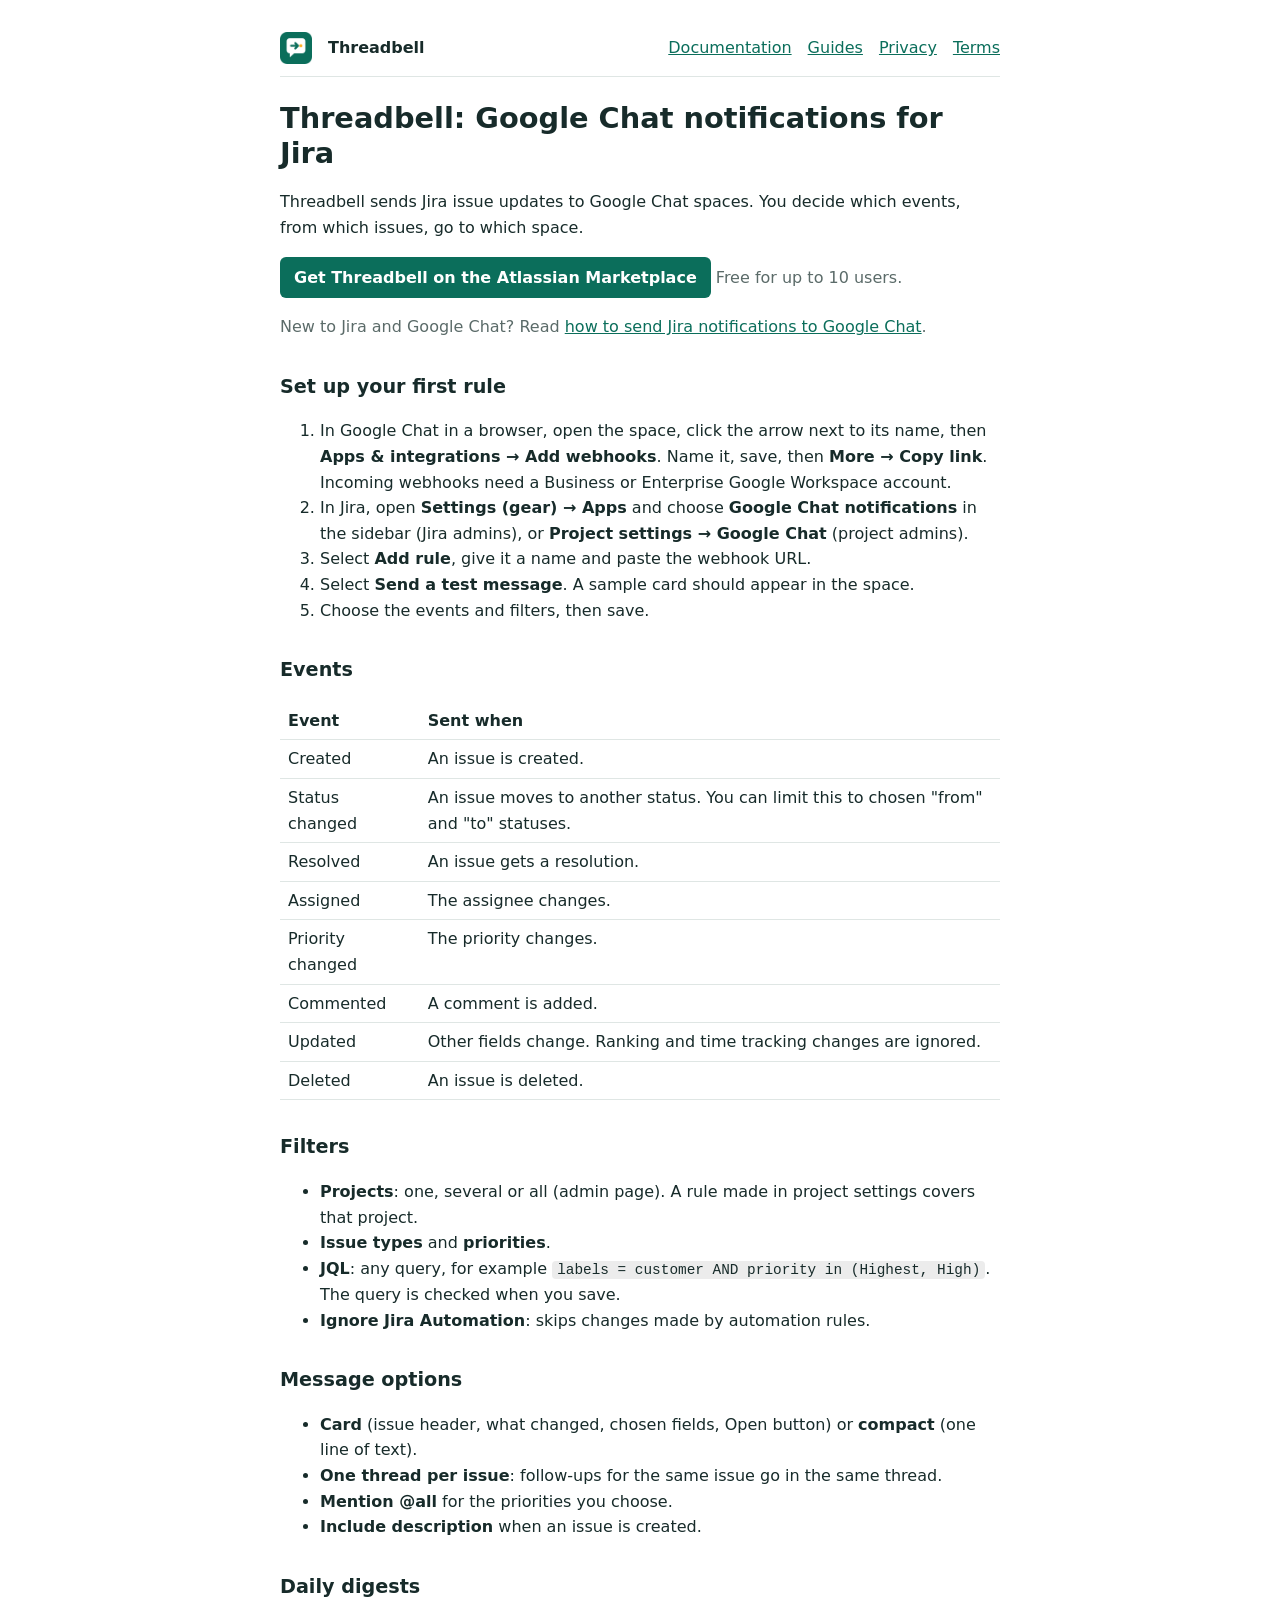
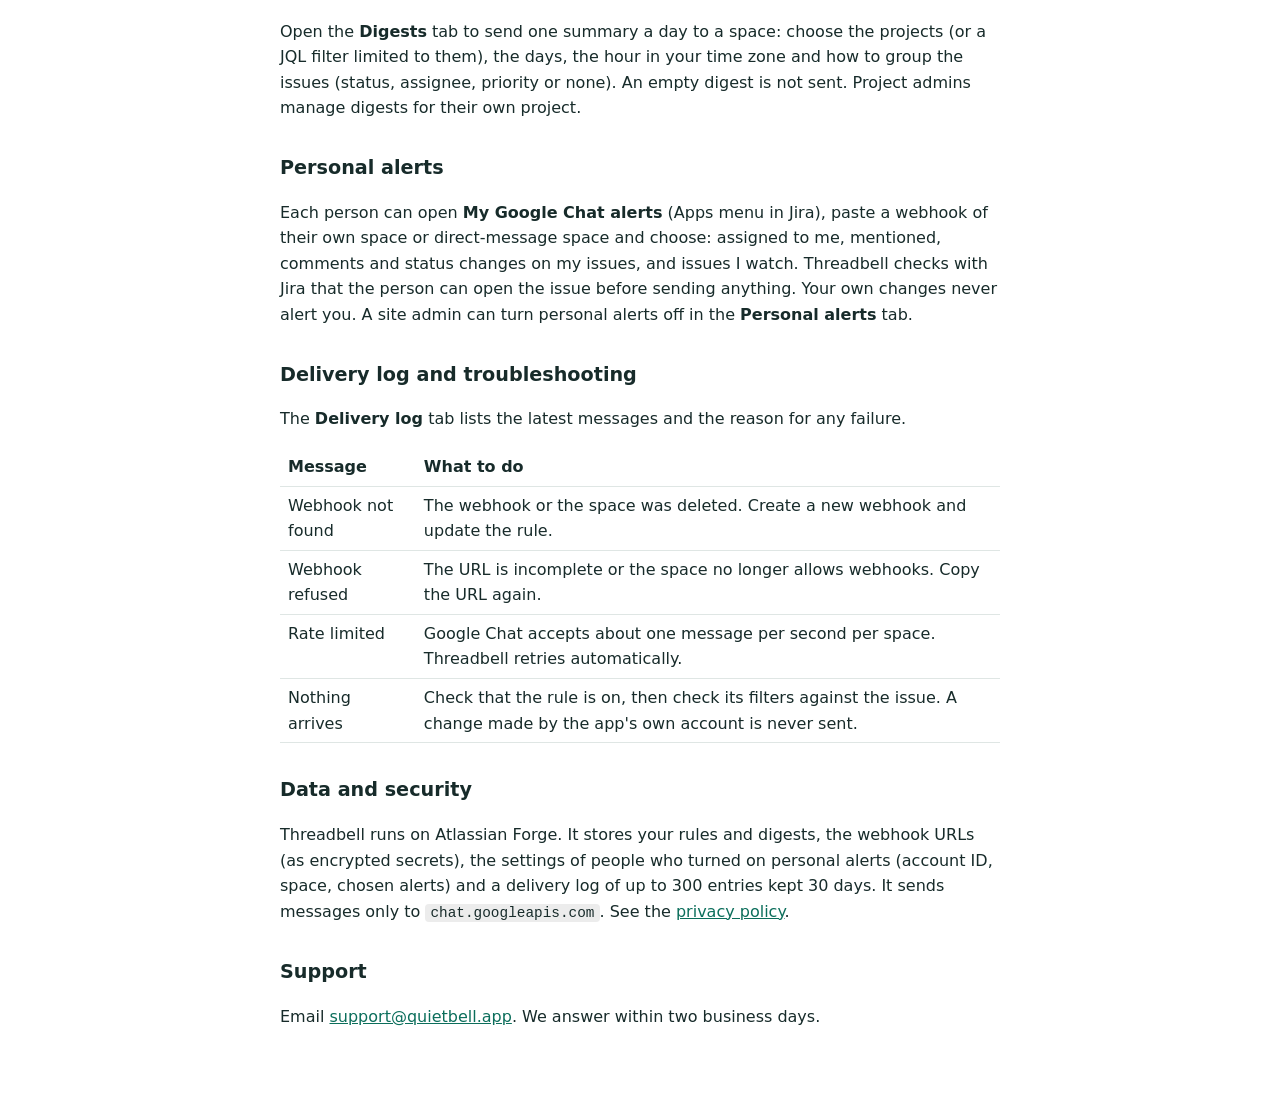
<file: index.html>
<!doctype html><html lang="en"><meta charset="utf-8"><meta name="viewport" content="width=device-width,initial-scale=1"><link rel="stylesheet" href="style.css"><link rel="icon" href="logo-144.png"><title>Threadbell for Jira: documentation</title><meta name="description" content="Send Jira issue updates to Google Chat spaces with filters, threads and a delivery log. Setup guide and troubleshooting."><main><nav><img src="logo-144.png" alt=""><b>Threadbell</b><a href="index.html">Documentation</a><a href="guides.html">Guides</a><a href="privacy.html">Privacy</a><a href="terms.html">Terms</a></nav>
<h1>Threadbell: Google Chat notifications for Jira</h1>
<p>Threadbell sends Jira issue updates to Google Chat spaces. You decide which events, from which issues, go to which space.</p>
<p><a class="cta" href="https://marketplace.atlassian.com/apps/1458900419">Get Threadbell on the Atlassian Marketplace</a> <span class="muted">Free for up to 10 users.</span></p>
<p class="muted">New to Jira and Google Chat? Read <a href="jira-to-google-chat.html">how to send Jira notifications to Google Chat</a>.</p>

<h2>Set up your first rule</h2>
<ol>
<li>In Google Chat in a browser, open the space, click the arrow next to its name, then <b>Apps &amp; integrations → Add webhooks</b>. Name it, save, then <b>More → Copy link</b>. Incoming webhooks need a Business or Enterprise Google Workspace account.</li>
<li>In Jira, open <b>Settings (gear) → Apps</b> and choose <b>Google Chat notifications</b> in the sidebar (Jira admins), or <b>Project settings → Google Chat</b> (project admins).</li>
<li>Select <b>Add rule</b>, give it a name and paste the webhook URL.</li>
<li>Select <b>Send a test message</b>. A sample card should appear in the space.</li>
<li>Choose the events and filters, then save.</li>
</ol>

<h2>Events</h2>
<table>
<tr><th>Event</th><th>Sent when</th></tr>
<tr><td>Created</td><td>An issue is created.</td></tr>
<tr><td>Status changed</td><td>An issue moves to another status. You can limit this to chosen "from" and "to" statuses.</td></tr>
<tr><td>Resolved</td><td>An issue gets a resolution.</td></tr>
<tr><td>Assigned</td><td>The assignee changes.</td></tr>
<tr><td>Priority changed</td><td>The priority changes.</td></tr>
<tr><td>Commented</td><td>A comment is added.</td></tr>
<tr><td>Updated</td><td>Other fields change. Ranking and time tracking changes are ignored.</td></tr>
<tr><td>Deleted</td><td>An issue is deleted.</td></tr>
</table>

<h2>Filters</h2>
<ul>
<li><b>Projects</b>: one, several or all (admin page). A rule made in project settings covers that project.</li>
<li><b>Issue types</b> and <b>priorities</b>.</li>
<li><b>JQL</b>: any query, for example <code>labels = customer AND priority in (Highest, High)</code>. The query is checked when you save.</li>
<li><b>Ignore Jira Automation</b>: skips changes made by automation rules.</li>
</ul>

<h2>Message options</h2>
<ul>
<li><b>Card</b> (issue header, what changed, chosen fields, Open button) or <b>compact</b> (one line of text).</li>
<li><b>One thread per issue</b>: follow-ups for the same issue go in the same thread.</li>
<li><b>Mention @all</b> for the priorities you choose.</li>
<li><b>Include description</b> when an issue is created.</li>
</ul>

<h2>Daily digests</h2>
<p>Open the <b>Digests</b> tab to send one summary a day to a space: choose the projects (or a JQL filter limited to them), the days, the hour in your time zone and how to group the issues (status, assignee, priority or none). An empty digest is not sent. Project admins manage digests for their own project.</p>

<h2>Personal alerts</h2>
<p>Each person can open <b>My Google Chat alerts</b> (Apps menu in Jira), paste a webhook of their own space or direct-message space and choose: assigned to me, mentioned, comments and status changes on my issues, and issues I watch. Threadbell checks with Jira that the person can open the issue before sending anything. Your own changes never alert you. A site admin can turn personal alerts off in the <b>Personal alerts</b> tab.</p>

<h2>Delivery log and troubleshooting</h2>
<p>The <b>Delivery log</b> tab lists the latest messages and the reason for any failure.</p>
<table>
<tr><th>Message</th><th>What to do</th></tr>
<tr><td>Webhook not found</td><td>The webhook or the space was deleted. Create a new webhook and update the rule.</td></tr>
<tr><td>Webhook refused</td><td>The URL is incomplete or the space no longer allows webhooks. Copy the URL again.</td></tr>
<tr><td>Rate limited</td><td>Google Chat accepts about one message per second per space. Threadbell retries automatically.</td></tr>
<tr><td>Nothing arrives</td><td>Check that the rule is on, then check its filters against the issue. A change made by the app's own account is never sent.</td></tr>
</table>

<h2>Data and security</h2>
<p>Threadbell runs on Atlassian Forge. It stores your rules and digests, the webhook URLs (as encrypted secrets), the settings of people who turned on personal alerts (account ID, space, chosen alerts) and a delivery log of up to 300 entries kept 30 days. It sends messages only to <code>chat.googleapis.com</code>. See the <a href="privacy.html">privacy policy</a>.</p>

<h2 id="support">Support</h2>
<p>Email <a href="mailto:support@quietbell.app">support@quietbell.app</a>. We answer within two business days.</p>
</main>
</file>
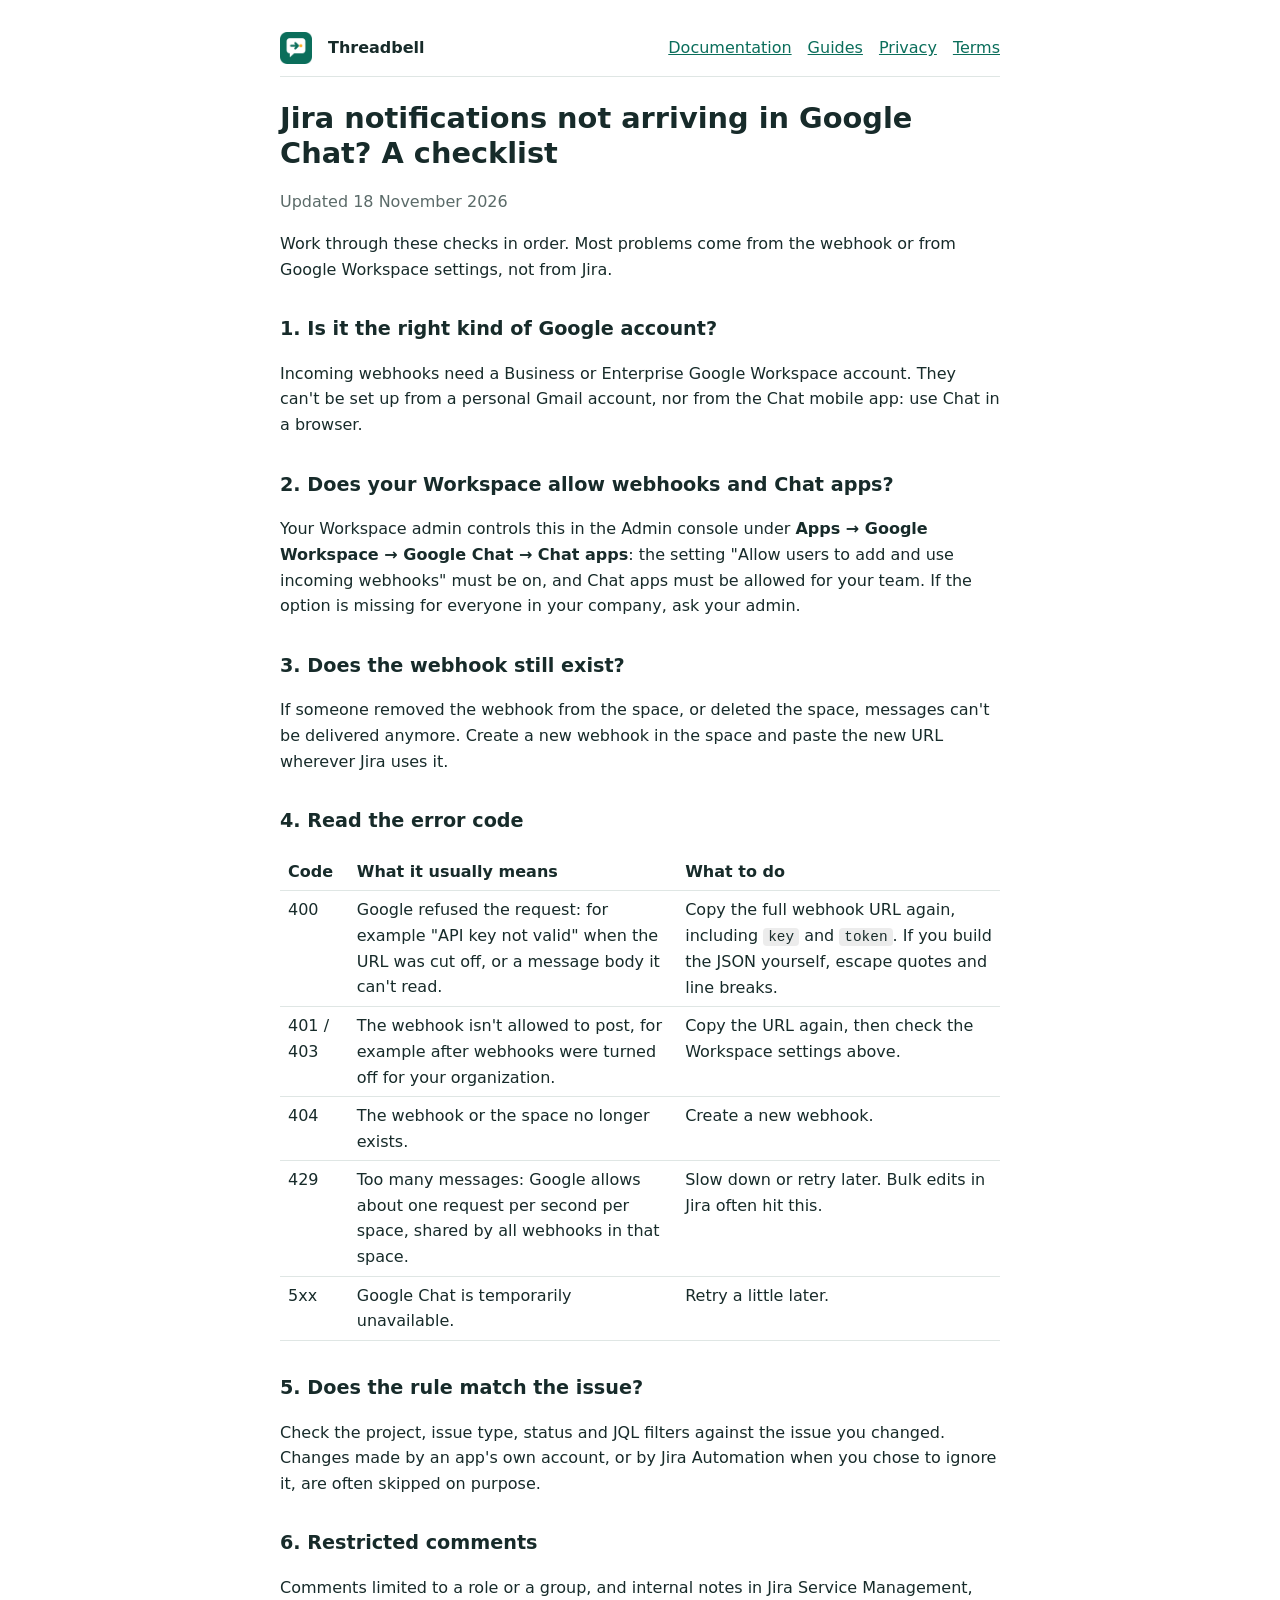
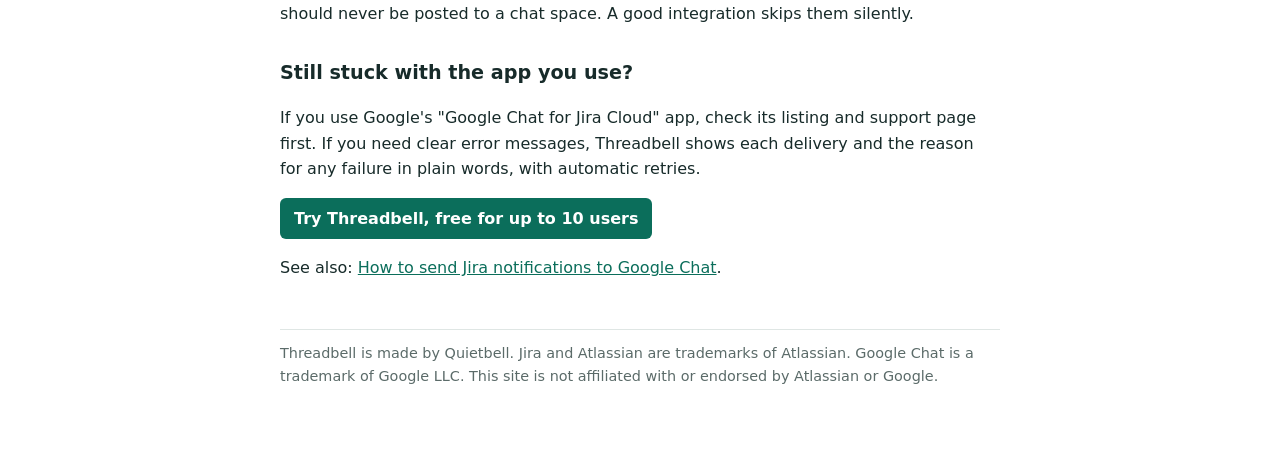
<file: google-chat-for-jira-not-working.html>
<!doctype html><html lang="en"><meta charset="utf-8"><meta name="viewport" content="width=device-width,initial-scale=1"><link rel="stylesheet" href="style.css"><link rel="icon" href="logo-144.png">
<title>Jira notifications not arriving in Google Chat: a checklist</title>
<meta name="description" content="Jira updates not showing up in Google Chat? Check the webhook, your Google Workspace settings, rate limits and Jira permissions. Error codes explained.">
<link rel="canonical" href="https://quietbell.github.io/google-chat-for-jira-not-working.html">
<main><nav><img src="logo-144.png" alt=""><b>Threadbell</b><a href="index.html">Documentation</a><a href="guides.html">Guides</a><a href="privacy.html">Privacy</a><a href="terms.html">Terms</a></nav>
<h1>Jira notifications not arriving in Google Chat? A checklist</h1>
<p class="muted">Updated 18 November 2026</p>
<p>Work through these checks in order. Most problems come from the webhook or from Google Workspace settings, not from Jira.</p>

<h2>1. Is it the right kind of Google account?</h2>
<p>Incoming webhooks need a Business or Enterprise Google Workspace account. They can't be set up from a personal Gmail account, nor from the Chat mobile app: use Chat in a browser.</p>

<h2>2. Does your Workspace allow webhooks and Chat apps?</h2>
<p>Your Workspace admin controls this in the Admin console under <b>Apps → Google Workspace → Google Chat → Chat apps</b>: the setting "Allow users to add and use incoming webhooks" must be on, and Chat apps must be allowed for your team. If the option is missing for everyone in your company, ask your admin.</p>

<h2>3. Does the webhook still exist?</h2>
<p>If someone removed the webhook from the space, or deleted the space, messages can't be delivered anymore. Create a new webhook in the space and paste the new URL wherever Jira uses it.</p>

<h2>4. Read the error code</h2>
<div class="scroll"><table>
<tr><th>Code</th><th>What it usually means</th><th>What to do</th></tr>
<tr><td>400</td><td>Google refused the request: for example "API key not valid" when the URL was cut off, or a message body it can't read.</td><td>Copy the full webhook URL again, including <code>key</code> and <code>token</code>. If you build the JSON yourself, escape quotes and line breaks.</td></tr>
<tr><td>401 / 403</td><td>The webhook isn't allowed to post, for example after webhooks were turned off for your organization.</td><td>Copy the URL again, then check the Workspace settings above.</td></tr>
<tr><td>404</td><td>The webhook or the space no longer exists.</td><td>Create a new webhook.</td></tr>
<tr><td>429</td><td>Too many messages: Google allows about one request per second per space, shared by all webhooks in that space.</td><td>Slow down or retry later. Bulk edits in Jira often hit this.</td></tr>
<tr><td>5xx</td><td>Google Chat is temporarily unavailable.</td><td>Retry a little later.</td></tr>
</table></div>

<h2>5. Does the rule match the issue?</h2>
<p>Check the project, issue type, status and JQL filters against the issue you changed. Changes made by an app's own account, or by Jira Automation when you chose to ignore it, are often skipped on purpose.</p>

<h2>6. Restricted comments</h2>
<p>Comments limited to a role or a group, and internal notes in Jira Service Management, should never be posted to a chat space. A good integration skips them silently.</p>

<h2>Still stuck with the app you use?</h2>
<p>If you use Google's "Google Chat for Jira Cloud" app, check its listing and support page first. If you need clear error messages, Threadbell shows each delivery and the reason for any failure in plain words, with automatic retries.</p>
<p><a class="cta" href="https://marketplace.atlassian.com/apps/1458900419">Try Threadbell, free for up to 10 users</a></p>
<p>See also: <a href="jira-to-google-chat.html">How to send Jira notifications to Google Chat</a>.</p>
<footer class="muted">Threadbell is made by Quietbell. Jira and Atlassian are trademarks of Atlassian. Google Chat is a trademark of Google LLC. This site is not affiliated with or endorsed by Atlassian or Google.</footer></main>
</file>
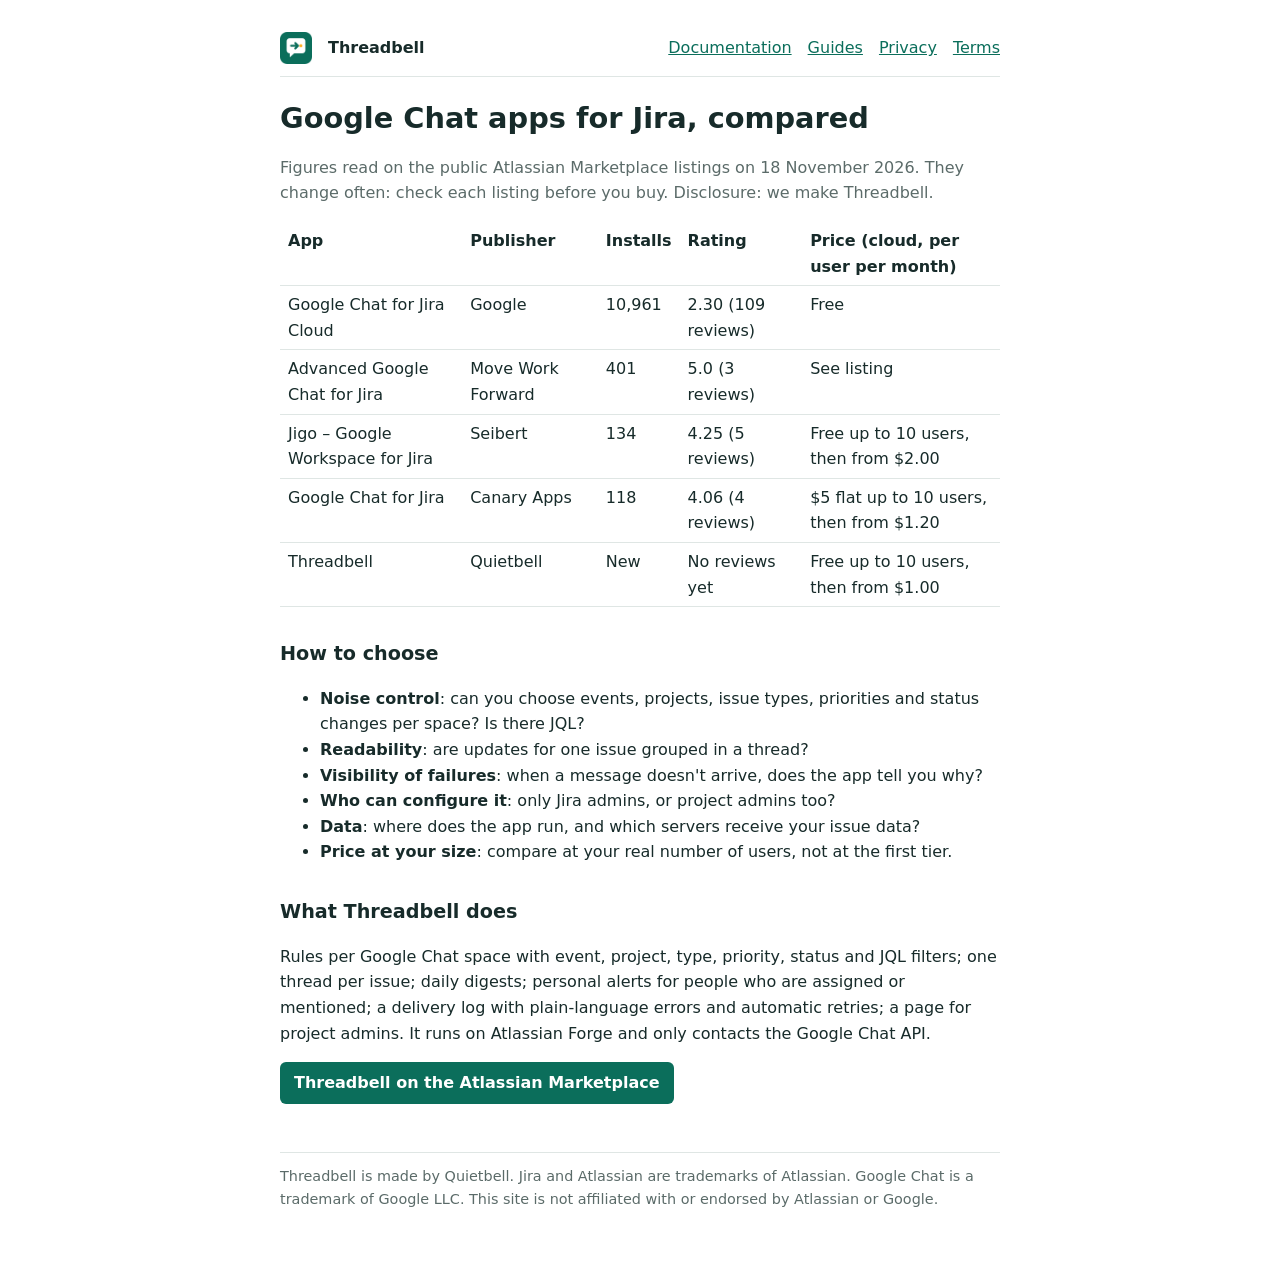
<file: google-chat-jira-apps-compared.html>
<!doctype html><html lang="en"><meta charset="utf-8"><meta name="viewport" content="width=device-width,initial-scale=1"><link rel="stylesheet" href="style.css"><link rel="icon" href="logo-144.png">
<title>Google Chat apps for Jira compared (2026)</title>
<meta name="description" content="Google Chat integrations for Jira Cloud side by side: installs, ratings and prices from the Atlassian Marketplace, plus a checklist to choose the right one.">
<link rel="canonical" href="https://quietbell.github.io/google-chat-jira-apps-compared.html">
<main><nav><img src="logo-144.png" alt=""><b>Threadbell</b><a href="index.html">Documentation</a><a href="guides.html">Guides</a><a href="privacy.html">Privacy</a><a href="terms.html">Terms</a></nav>
<h1>Google Chat apps for Jira, compared</h1>
<p class="muted">Figures read on the public Atlassian Marketplace listings on 18 November 2026. They change often: check each listing before you buy. Disclosure: we make Threadbell.</p>

<div class="scroll"><table>
<tr><th>App</th><th>Publisher</th><th>Installs</th><th>Rating</th><th>Price (cloud, per user per month)</th></tr>
<tr><td>Google Chat for Jira Cloud</td><td>Google</td><td>10,961</td><td>2.30 (109 reviews)</td><td>Free</td></tr>
<tr><td>Advanced Google Chat for Jira</td><td>Move Work Forward</td><td>401</td><td>5.0 (3 reviews)</td><td>See listing</td></tr>
<tr><td>Jigo – Google Workspace for Jira</td><td>Seibert</td><td>134</td><td>4.25 (5 reviews)</td><td>Free up to 10 users, then from $2.00</td></tr>
<tr><td>Google Chat for Jira</td><td>Canary Apps</td><td>118</td><td>4.06 (4 reviews)</td><td>$5 flat up to 10 users, then from $1.20</td></tr>
<tr><td>Threadbell</td><td>Quietbell</td><td>New</td><td>No reviews yet</td><td>Free up to 10 users, then from $1.00</td></tr>
</table></div>

<h2>How to choose</h2>
<ul>
<li><b>Noise control</b>: can you choose events, projects, issue types, priorities and status changes per space? Is there JQL?</li>
<li><b>Readability</b>: are updates for one issue grouped in a thread?</li>
<li><b>Visibility of failures</b>: when a message doesn't arrive, does the app tell you why?</li>
<li><b>Who can configure it</b>: only Jira admins, or project admins too?</li>
<li><b>Data</b>: where does the app run, and which servers receive your issue data?</li>
<li><b>Price at your size</b>: compare at your real number of users, not at the first tier.</li>
</ul>

<h2>What Threadbell does</h2>
<p>Rules per Google Chat space with event, project, type, priority, status and JQL filters; one thread per issue; daily digests; personal alerts for people who are assigned or mentioned; a delivery log with plain-language errors and automatic retries; a page for project admins. It runs on Atlassian Forge and only contacts the Google Chat API.</p>
<p><a class="cta" href="https://marketplace.atlassian.com/apps/1458900419">Threadbell on the Atlassian Marketplace</a></p>
<footer class="muted">Threadbell is made by Quietbell. Jira and Atlassian are trademarks of Atlassian. Google Chat is a trademark of Google LLC. This site is not affiliated with or endorsed by Atlassian or Google.</footer></main>
</file>
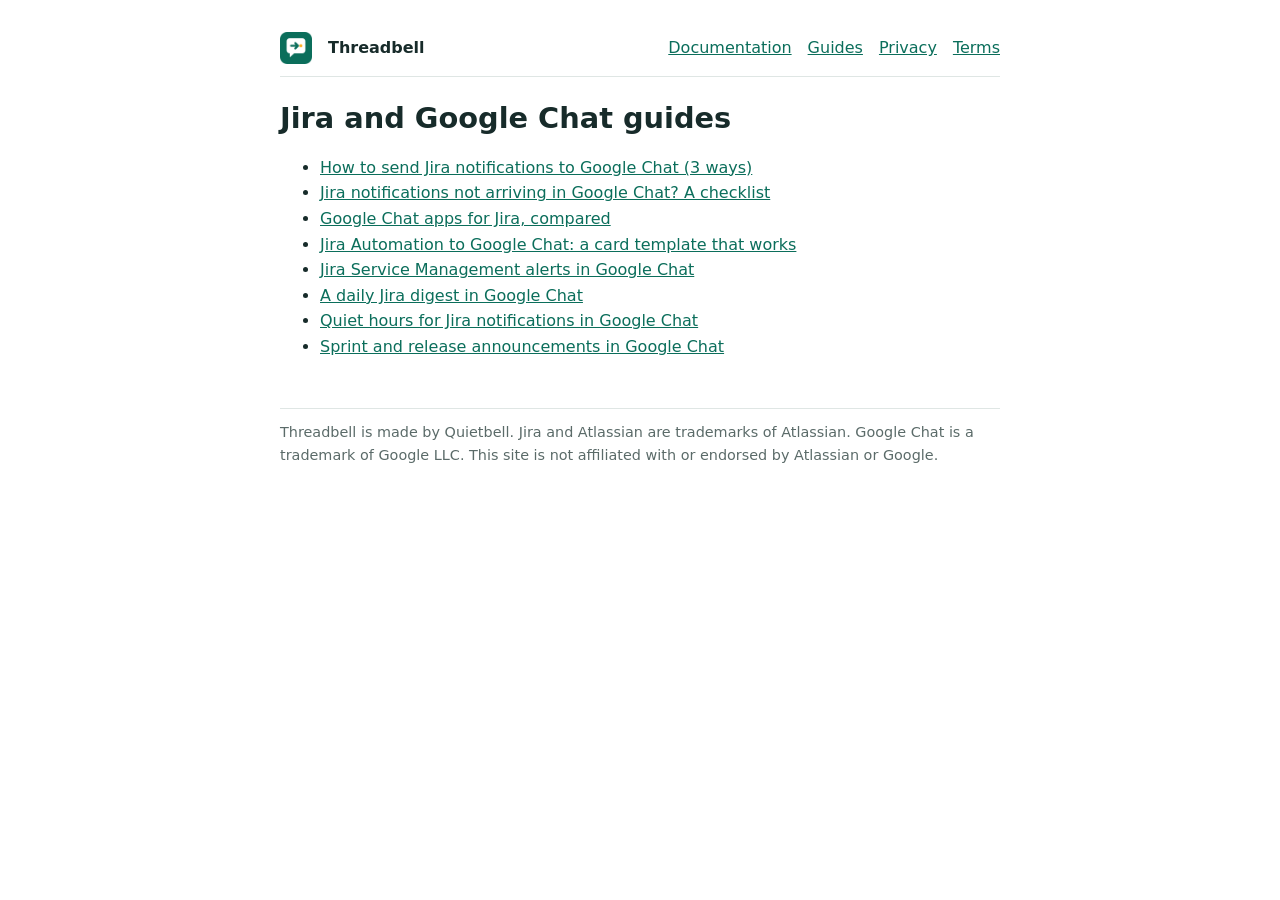
<file: guides.html>
<!doctype html><html lang="en"><meta charset="utf-8"><meta name="viewport" content="width=device-width,initial-scale=1"><link rel="stylesheet" href="style.css"><link rel="icon" href="logo-144.png">
<title>Jira and Google Chat guides</title><meta name="description" content="Guides to connect Jira and Google Chat: setup, troubleshooting and a comparison of the available apps.">
<link rel="canonical" href="https://quietbell.github.io/guides.html">
<main><nav><img src="logo-144.png" alt=""><b>Threadbell</b><a href="index.html">Documentation</a><a href="guides.html">Guides</a><a href="privacy.html">Privacy</a><a href="terms.html">Terms</a></nav>
<h1>Jira and Google Chat guides</h1>
<ul>
<li><a href="jira-to-google-chat.html">How to send Jira notifications to Google Chat (3 ways)</a></li>
<li><a href="google-chat-for-jira-not-working.html">Jira notifications not arriving in Google Chat? A checklist</a></li>
<li><a href="google-chat-jira-apps-compared.html">Google Chat apps for Jira, compared</a></li>
<li><a href="jira-automation-google-chat-card.html">Jira Automation to Google Chat: a card template that works</a></li>
<li><a href="jira-service-management-google-chat.html">Jira Service Management alerts in Google Chat</a></li>
<li><a href="jira-daily-digest-google-chat.html">A daily Jira digest in Google Chat</a></li>
<li><a href="jira-google-chat-quiet-hours.html">Quiet hours for Jira notifications in Google Chat</a></li>
<li><a href="jira-sprint-release-notifications-google-chat.html">Sprint and release announcements in Google Chat</a></li>
</ul>
<footer class="muted">Threadbell is made by Quietbell. Jira and Atlassian are trademarks of Atlassian. Google Chat is a trademark of Google LLC. This site is not affiliated with or endorsed by Atlassian or Google.</footer></main>
</file>
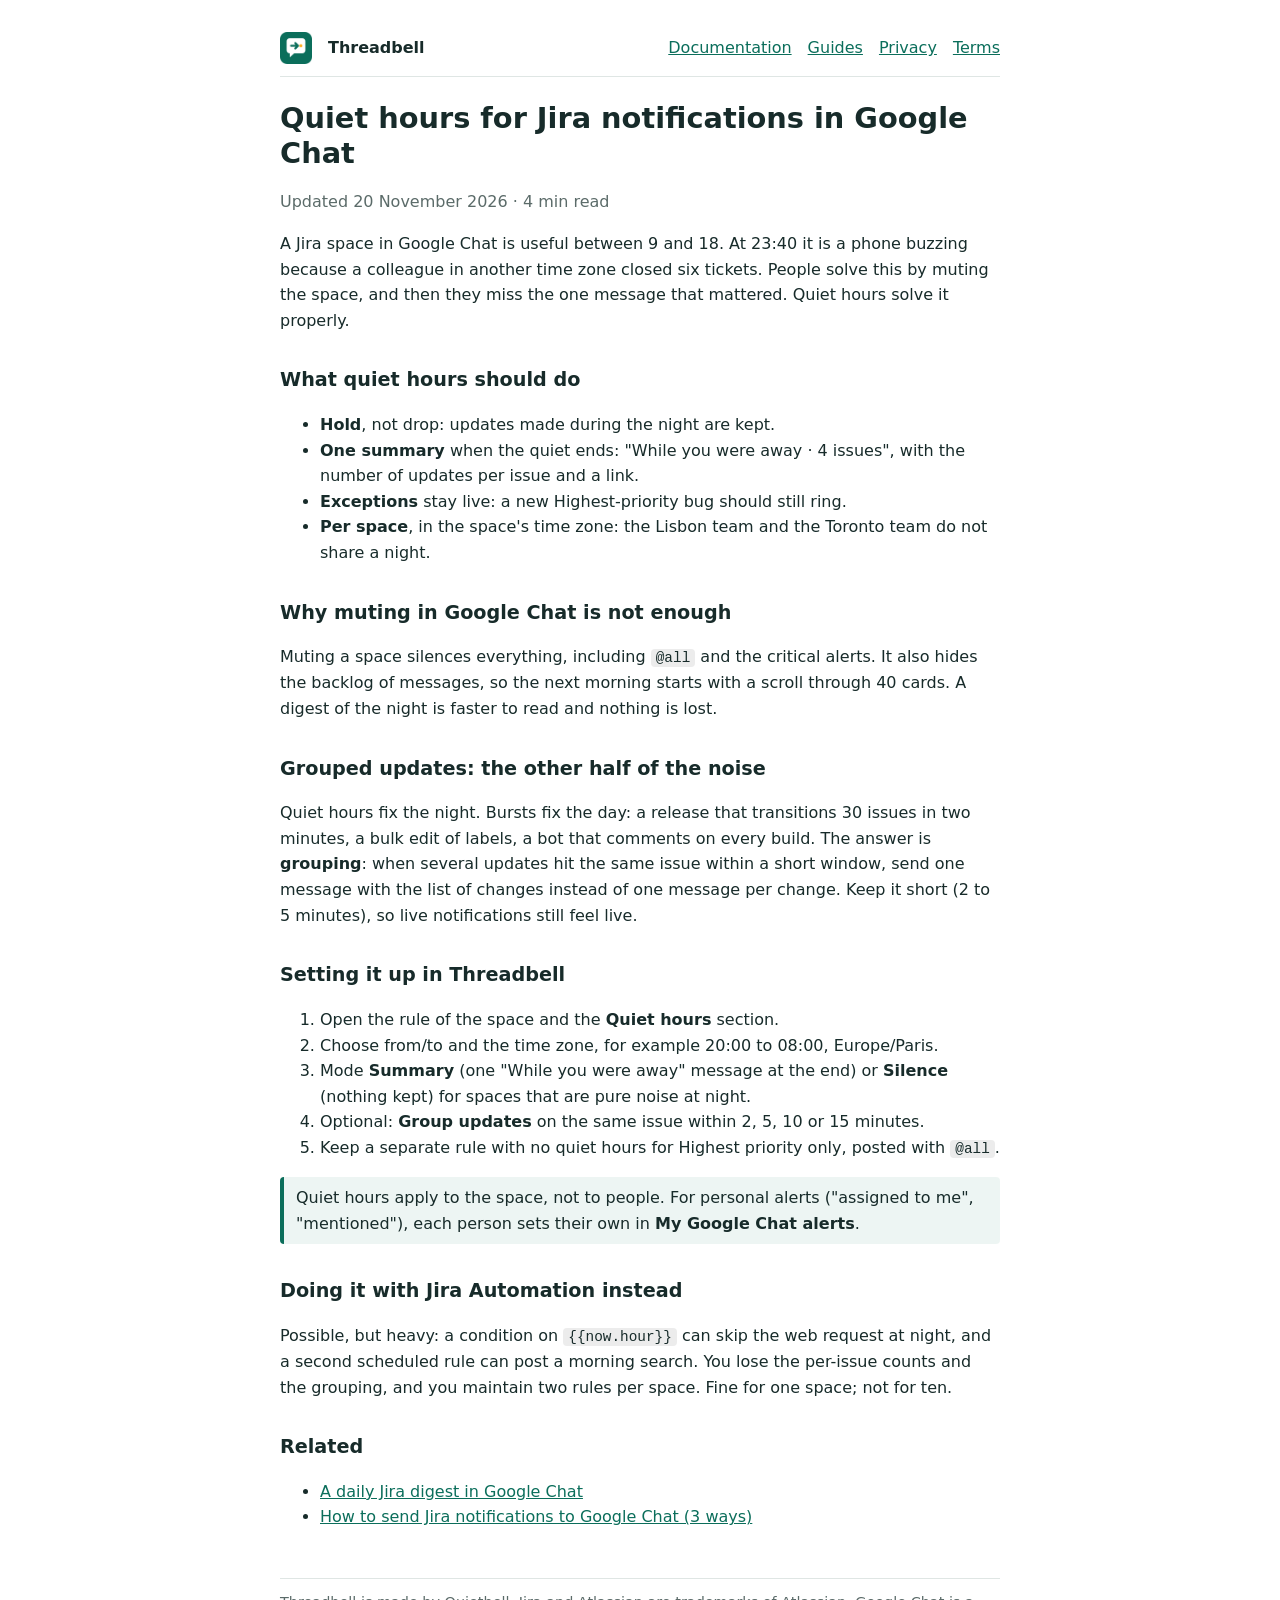
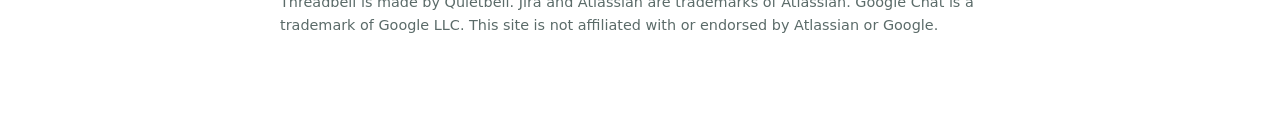
<file: jira-google-chat-quiet-hours.html>
<!doctype html><html lang="en"><meta charset="utf-8"><meta name="viewport" content="width=device-width,initial-scale=1"><link rel="stylesheet" href="style.css"><link rel="icon" href="logo-144.png">
<title>Quiet hours for Jira notifications in Google Chat</title>
<meta name="description" content="Stop Jira notifications in Google Chat at night and on weekends without losing anything: quiet hours with a morning summary, grouped updates for bursts, and what to keep live.">
<link rel="canonical" href="https://quietbell.github.io/jira-google-chat-quiet-hours.html">
<main><nav><img src="logo-144.png" alt=""><b>Threadbell</b><a href="index.html">Documentation</a><a href="guides.html">Guides</a><a href="privacy.html">Privacy</a><a href="terms.html">Terms</a></nav>
<h1>Quiet hours for Jira notifications in Google Chat</h1>
<p class="muted">Updated 20 November 2026 · 4 min read</p>
<p>A Jira space in Google Chat is useful between 9 and 18. At 23:40 it is a phone buzzing because a colleague in another time zone closed six tickets. People solve this by muting the space, and then they miss the one message that mattered. Quiet hours solve it properly.</p>

<h2>What quiet hours should do</h2>
<ul>
<li><b>Hold</b>, not drop: updates made during the night are kept.</li>
<li><b>One summary</b> when the quiet ends: "While you were away · 4 issues", with the number of updates per issue and a link.</li>
<li><b>Exceptions</b> stay live: a new Highest-priority bug should still ring.</li>
<li><b>Per space</b>, in the space's time zone: the Lisbon team and the Toronto team do not share a night.</li>
</ul>

<h2>Why muting in Google Chat is not enough</h2>
<p>Muting a space silences everything, including <code>@all</code> and the critical alerts. It also hides the backlog of messages, so the next morning starts with a scroll through 40 cards. A digest of the night is faster to read and nothing is lost.</p>

<h2>Grouped updates: the other half of the noise</h2>
<p>Quiet hours fix the night. Bursts fix the day: a release that transitions 30 issues in two minutes, a bulk edit of labels, a bot that comments on every build. The answer is <b>grouping</b>: when several updates hit the same issue within a short window, send one message with the list of changes instead of one message per change. Keep it short (2 to 5 minutes), so live notifications still feel live.</p>

<h2>Setting it up in Threadbell</h2>
<ol>
<li>Open the rule of the space and the <b>Quiet hours</b> section.</li>
<li>Choose from/to and the time zone, for example 20:00 to 08:00, Europe/Paris.</li>
<li>Mode <b>Summary</b> (one "While you were away" message at the end) or <b>Silence</b> (nothing kept) for spaces that are pure noise at night.</li>
<li>Optional: <b>Group updates</b> on the same issue within 2, 5, 10 or 15 minutes.</li>
<li>Keep a separate rule with no quiet hours for Highest priority only, posted with <code>@all</code>.</li>
</ol>
<p class="note">Quiet hours apply to the space, not to people. For personal alerts ("assigned to me", "mentioned"), each person sets their own in <b>My Google Chat alerts</b>.</p>

<h2>Doing it with Jira Automation instead</h2>
<p>Possible, but heavy: a condition on <code>{{now.hour}}</code> can skip the web request at night, and a second scheduled rule can post a morning search. You lose the per-issue counts and the grouping, and you maintain two rules per space. Fine for one space; not for ten.</p>

<h2>Related</h2>
<ul>
<li><a href="jira-daily-digest-google-chat.html">A daily Jira digest in Google Chat</a></li>
<li><a href="jira-to-google-chat.html">How to send Jira notifications to Google Chat (3 ways)</a></li>
</ul>
<footer class="muted">Threadbell is made by Quietbell. Jira and Atlassian are trademarks of Atlassian. Google Chat is a trademark of Google LLC. This site is not affiliated with or endorsed by Atlassian or Google.</footer></main>
</file>
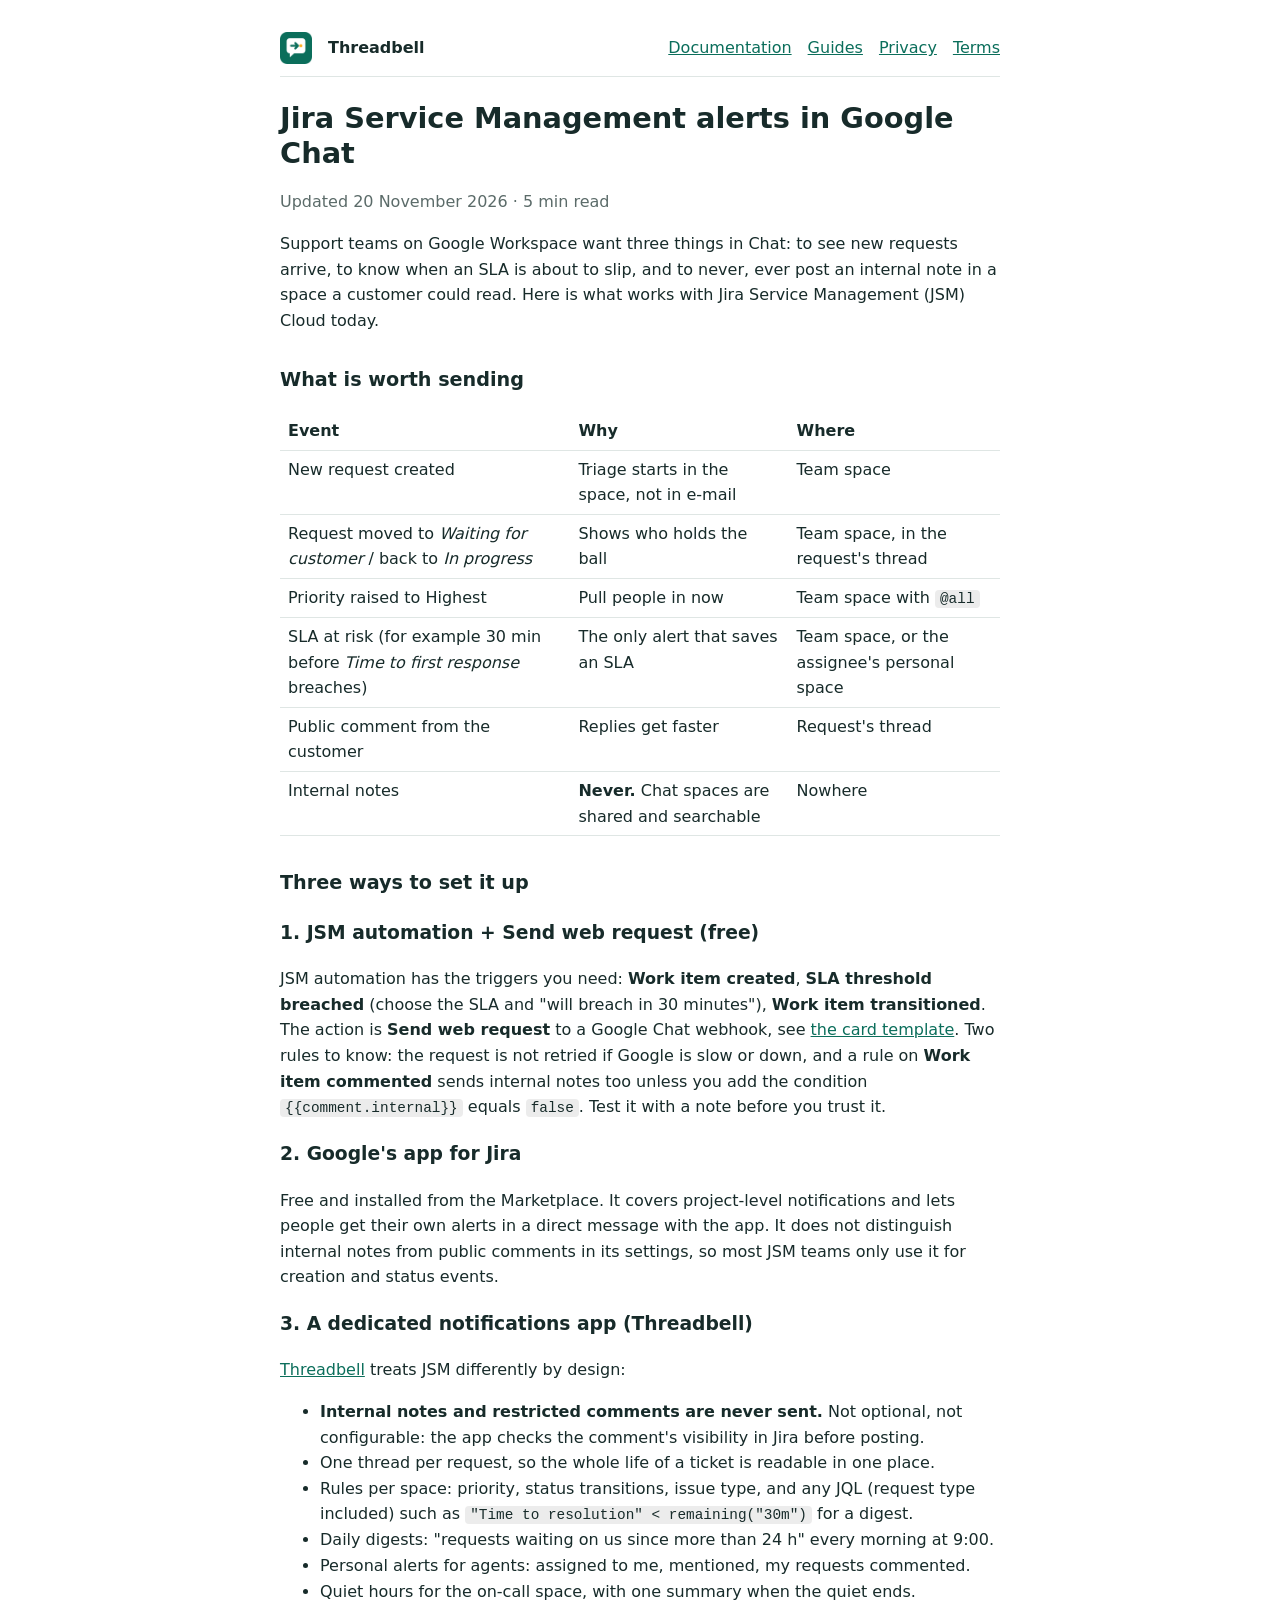
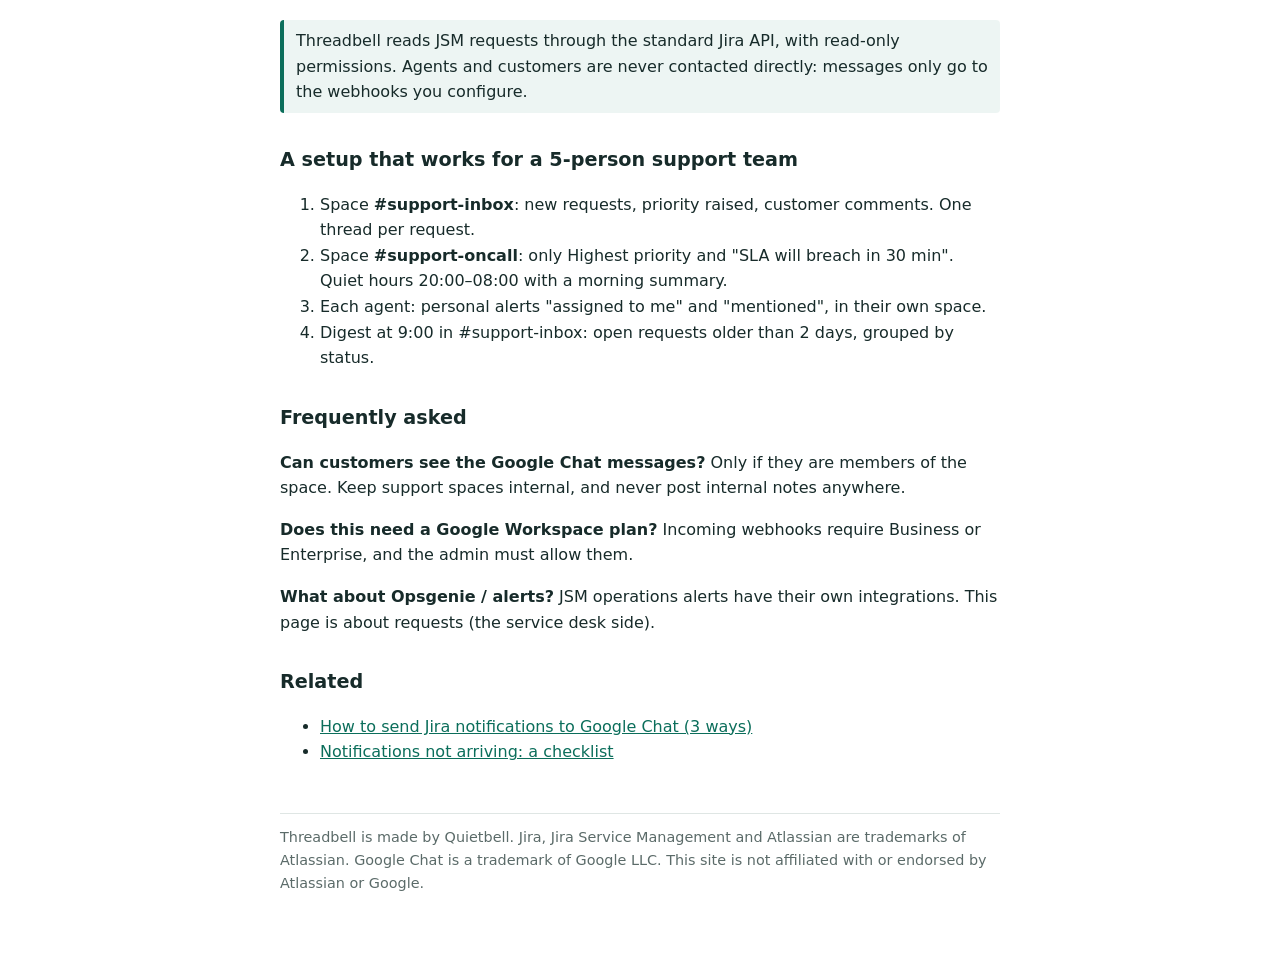
<file: jira-service-management-google-chat.html>
<!doctype html><html lang="en"><meta charset="utf-8"><meta name="viewport" content="width=device-width,initial-scale=1"><link rel="stylesheet" href="style.css"><link rel="icon" href="logo-144.png">
<title>Jira Service Management alerts in Google Chat: what to send, what to keep out</title>
<meta name="description" content="How to get Jira Service Management requests into Google Chat without leaking internal notes: new requests, SLA at risk, waiting on customer. Three setups compared.">
<link rel="canonical" href="https://quietbell.github.io/jira-service-management-google-chat.html">
<main><nav><img src="logo-144.png" alt=""><b>Threadbell</b><a href="index.html">Documentation</a><a href="guides.html">Guides</a><a href="privacy.html">Privacy</a><a href="terms.html">Terms</a></nav>
<h1>Jira Service Management alerts in Google Chat</h1>
<p class="muted">Updated 20 November 2026 · 5 min read</p>
<p>Support teams on Google Workspace want three things in Chat: to see new requests arrive, to know when an SLA is about to slip, and to never, ever post an internal note in a space a customer could read. Here is what works with Jira Service Management (JSM) Cloud today.</p>

<h2>What is worth sending</h2>
<table><tr><th>Event</th><th>Why</th><th>Where</th></tr>
<tr><td>New request created</td><td>Triage starts in the space, not in e-mail</td><td>Team space</td></tr>
<tr><td>Request moved to <i>Waiting for customer</i> / back to <i>In progress</i></td><td>Shows who holds the ball</td><td>Team space, in the request's thread</td></tr>
<tr><td>Priority raised to Highest</td><td>Pull people in now</td><td>Team space with <code>@all</code></td></tr>
<tr><td>SLA at risk (for example 30 min before <i>Time to first response</i> breaches)</td><td>The only alert that saves an SLA</td><td>Team space, or the assignee's personal space</td></tr>
<tr><td>Public comment from the customer</td><td>Replies get faster</td><td>Request's thread</td></tr>
<tr><td>Internal notes</td><td><b>Never.</b> Chat spaces are shared and searchable</td><td>Nowhere</td></tr>
</table>

<h2>Three ways to set it up</h2>
<h3>1. JSM automation + Send web request (free)</h3>
<p>JSM automation has the triggers you need: <b>Work item created</b>, <b>SLA threshold breached</b> (choose the SLA and "will breach in 30 minutes"), <b>Work item transitioned</b>. The action is <b>Send web request</b> to a Google Chat webhook, see <a href="jira-automation-google-chat-card.html">the card template</a>. Two rules to know: the request is not retried if Google is slow or down, and a rule on <b>Work item commented</b> sends internal notes too unless you add the condition <code>{{comment.internal}}</code> equals <code>false</code>. Test it with a note before you trust it.</p>
<h3>2. Google's app for Jira</h3>
<p>Free and installed from the Marketplace. It covers project-level notifications and lets people get their own alerts in a direct message with the app. It does not distinguish internal notes from public comments in its settings, so most JSM teams only use it for creation and status events.</p>
<h3>3. A dedicated notifications app (Threadbell)</h3>
<p><a href="index.html">Threadbell</a> treats JSM differently by design:</p>
<ul>
<li><b>Internal notes and restricted comments are never sent.</b> Not optional, not configurable: the app checks the comment's visibility in Jira before posting.</li>
<li>One thread per request, so the whole life of a ticket is readable in one place.</li>
<li>Rules per space: priority, status transitions, issue type, and any JQL (request type included) such as <code>"Time to resolution" &lt; remaining("30m")</code> for a digest.</li>
<li>Daily digests: "requests waiting on us since more than 24 h" every morning at 9:00.</li>
<li>Personal alerts for agents: assigned to me, mentioned, my requests commented.</li>
<li>Quiet hours for the on-call space, with one summary when the quiet ends.</li>
</ul>
<p class="note">Threadbell reads JSM requests through the standard Jira API, with read-only permissions. Agents and customers are never contacted directly: messages only go to the webhooks you configure.</p>

<h2>A setup that works for a 5-person support team</h2>
<ol>
<li>Space <b>#support-inbox</b>: new requests, priority raised, customer comments. One thread per request.</li>
<li>Space <b>#support-oncall</b>: only Highest priority and "SLA will breach in 30 min". Quiet hours 20:00–08:00 with a morning summary.</li>
<li>Each agent: personal alerts "assigned to me" and "mentioned", in their own space.</li>
<li>Digest at 9:00 in #support-inbox: open requests older than 2 days, grouped by status.</li>
</ol>

<h2>Frequently asked</h2>
<p><b>Can customers see the Google Chat messages?</b> Only if they are members of the space. Keep support spaces internal, and never post internal notes anywhere.</p>
<p><b>Does this need a Google Workspace plan?</b> Incoming webhooks require Business or Enterprise, and the admin must allow them.</p>
<p><b>What about Opsgenie / alerts?</b> JSM operations alerts have their own integrations. This page is about requests (the service desk side).</p>

<h2>Related</h2>
<ul>
<li><a href="jira-to-google-chat.html">How to send Jira notifications to Google Chat (3 ways)</a></li>
<li><a href="google-chat-for-jira-not-working.html">Notifications not arriving: a checklist</a></li>
</ul>
<footer class="muted">Threadbell is made by Quietbell. Jira, Jira Service Management and Atlassian are trademarks of Atlassian. Google Chat is a trademark of Google LLC. This site is not affiliated with or endorsed by Atlassian or Google.</footer></main>
</file>
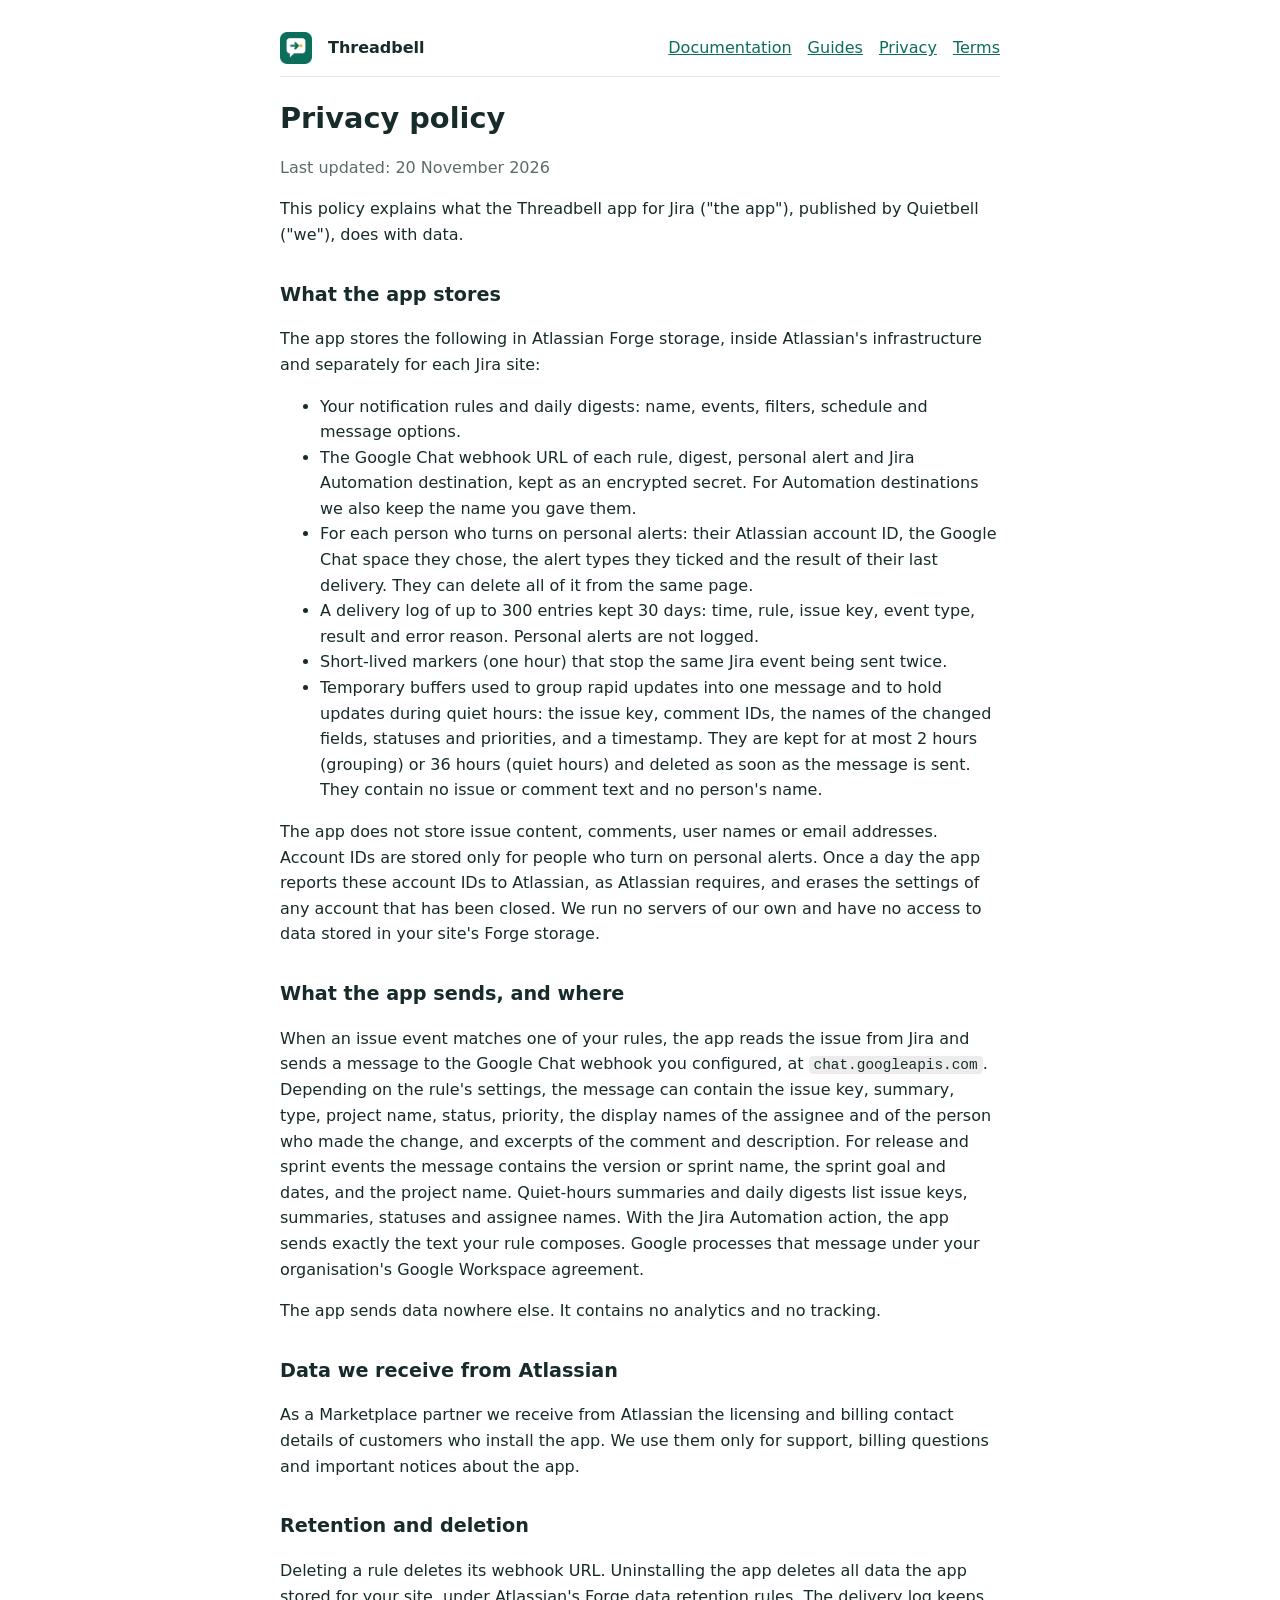
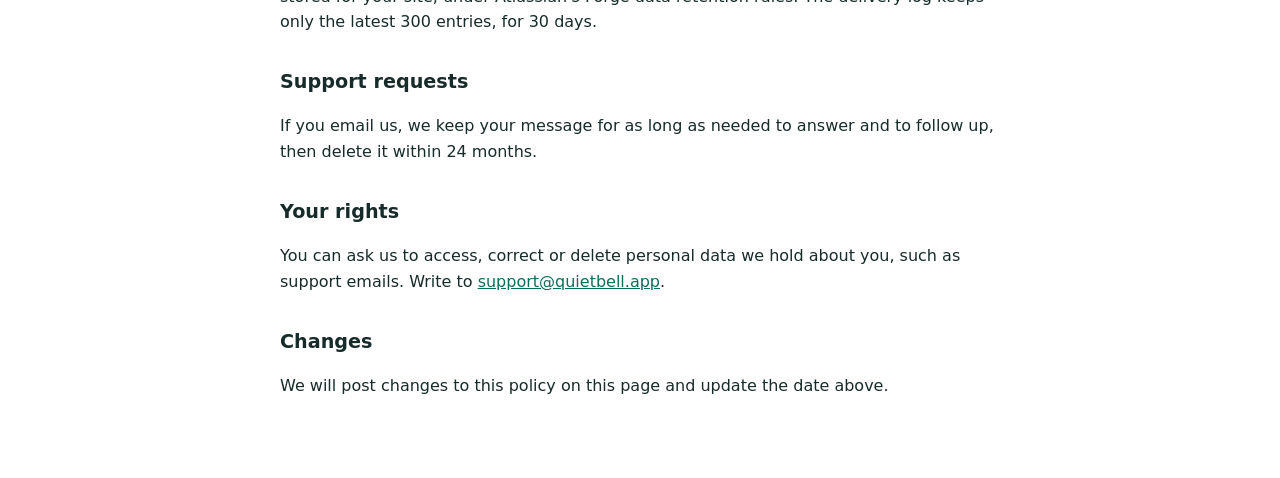
<file: privacy.html>
<!doctype html><html lang="en"><meta charset="utf-8"><meta name="viewport" content="width=device-width,initial-scale=1"><link rel="stylesheet" href="style.css"><link rel="icon" href="logo-144.png"><title>Threadbell: privacy policy</title><main><nav><img src="logo-144.png" alt=""><b>Threadbell</b><a href="index.html">Documentation</a><a href="guides.html">Guides</a><a href="privacy.html">Privacy</a><a href="terms.html">Terms</a></nav>
<h1>Privacy policy</h1>
<p class="muted">Last updated: 20 November 2026</p>
<p>This policy explains what the Threadbell app for Jira ("the app"), published by Quietbell ("we"), does with data.</p>

<h2>What the app stores</h2>
<p>The app stores the following in Atlassian Forge storage, inside Atlassian's infrastructure and separately for each Jira site:</p>
<ul>
<li>Your notification rules and daily digests: name, events, filters, schedule and message options.</li>
<li>The Google Chat webhook URL of each rule, digest, personal alert and Jira Automation destination, kept as an encrypted secret. For Automation destinations we also keep the name you gave them.</li>
<li>For each person who turns on personal alerts: their Atlassian account ID, the Google Chat space they chose, the alert types they ticked and the result of their last delivery. They can delete all of it from the same page.</li>
<li>A delivery log of up to 300 entries kept 30 days: time, rule, issue key, event type, result and error reason. Personal alerts are not logged.</li>
<li>Short-lived markers (one hour) that stop the same Jira event being sent twice.</li>
<li>Temporary buffers used to group rapid updates into one message and to hold updates during quiet hours: the issue key, comment IDs, the names of the changed fields, statuses and priorities, and a timestamp. They are kept for at most 2 hours (grouping) or 36 hours (quiet hours) and deleted as soon as the message is sent. They contain no issue or comment text and no person's name.</li>
</ul>
<p>The app does not store issue content, comments, user names or email addresses. Account IDs are stored only for people who turn on personal alerts. Once a day the app reports these account IDs to Atlassian, as Atlassian requires, and erases the settings of any account that has been closed. We run no servers of our own and have no access to data stored in your site's Forge storage.</p>

<h2>What the app sends, and where</h2>
<p>When an issue event matches one of your rules, the app reads the issue from Jira and sends a message to the Google Chat webhook you configured, at <code>chat.googleapis.com</code>. Depending on the rule's settings, the message can contain the issue key, summary, type, project name, status, priority, the display names of the assignee and of the person who made the change, and excerpts of the comment and description. For release and sprint events the message contains the version or sprint name, the sprint goal and dates, and the project name. Quiet-hours summaries and daily digests list issue keys, summaries, statuses and assignee names. With the Jira Automation action, the app sends exactly the text your rule composes. Google processes that message under your organisation's Google Workspace agreement.</p>
<p>The app sends data nowhere else. It contains no analytics and no tracking.</p>

<h2>Data we receive from Atlassian</h2>
<p>As a Marketplace partner we receive from Atlassian the licensing and billing contact details of customers who install the app. We use them only for support, billing questions and important notices about the app.</p>

<h2>Retention and deletion</h2>
<p>Deleting a rule deletes its webhook URL. Uninstalling the app deletes all data the app stored for your site, under Atlassian's Forge data retention rules. The delivery log keeps only the latest 300 entries, for 30 days.</p>

<h2>Support requests</h2>
<p>If you email us, we keep your message for as long as needed to answer and to follow up, then delete it within 24 months.</p>

<h2>Your rights</h2>
<p>You can ask us to access, correct or delete personal data we hold about you, such as support emails. Write to <a href="mailto:support@quietbell.app">support@quietbell.app</a>.</p>

<h2>Changes</h2>
<p>We will post changes to this policy on this page and update the date above.</p>
</main>
</file>
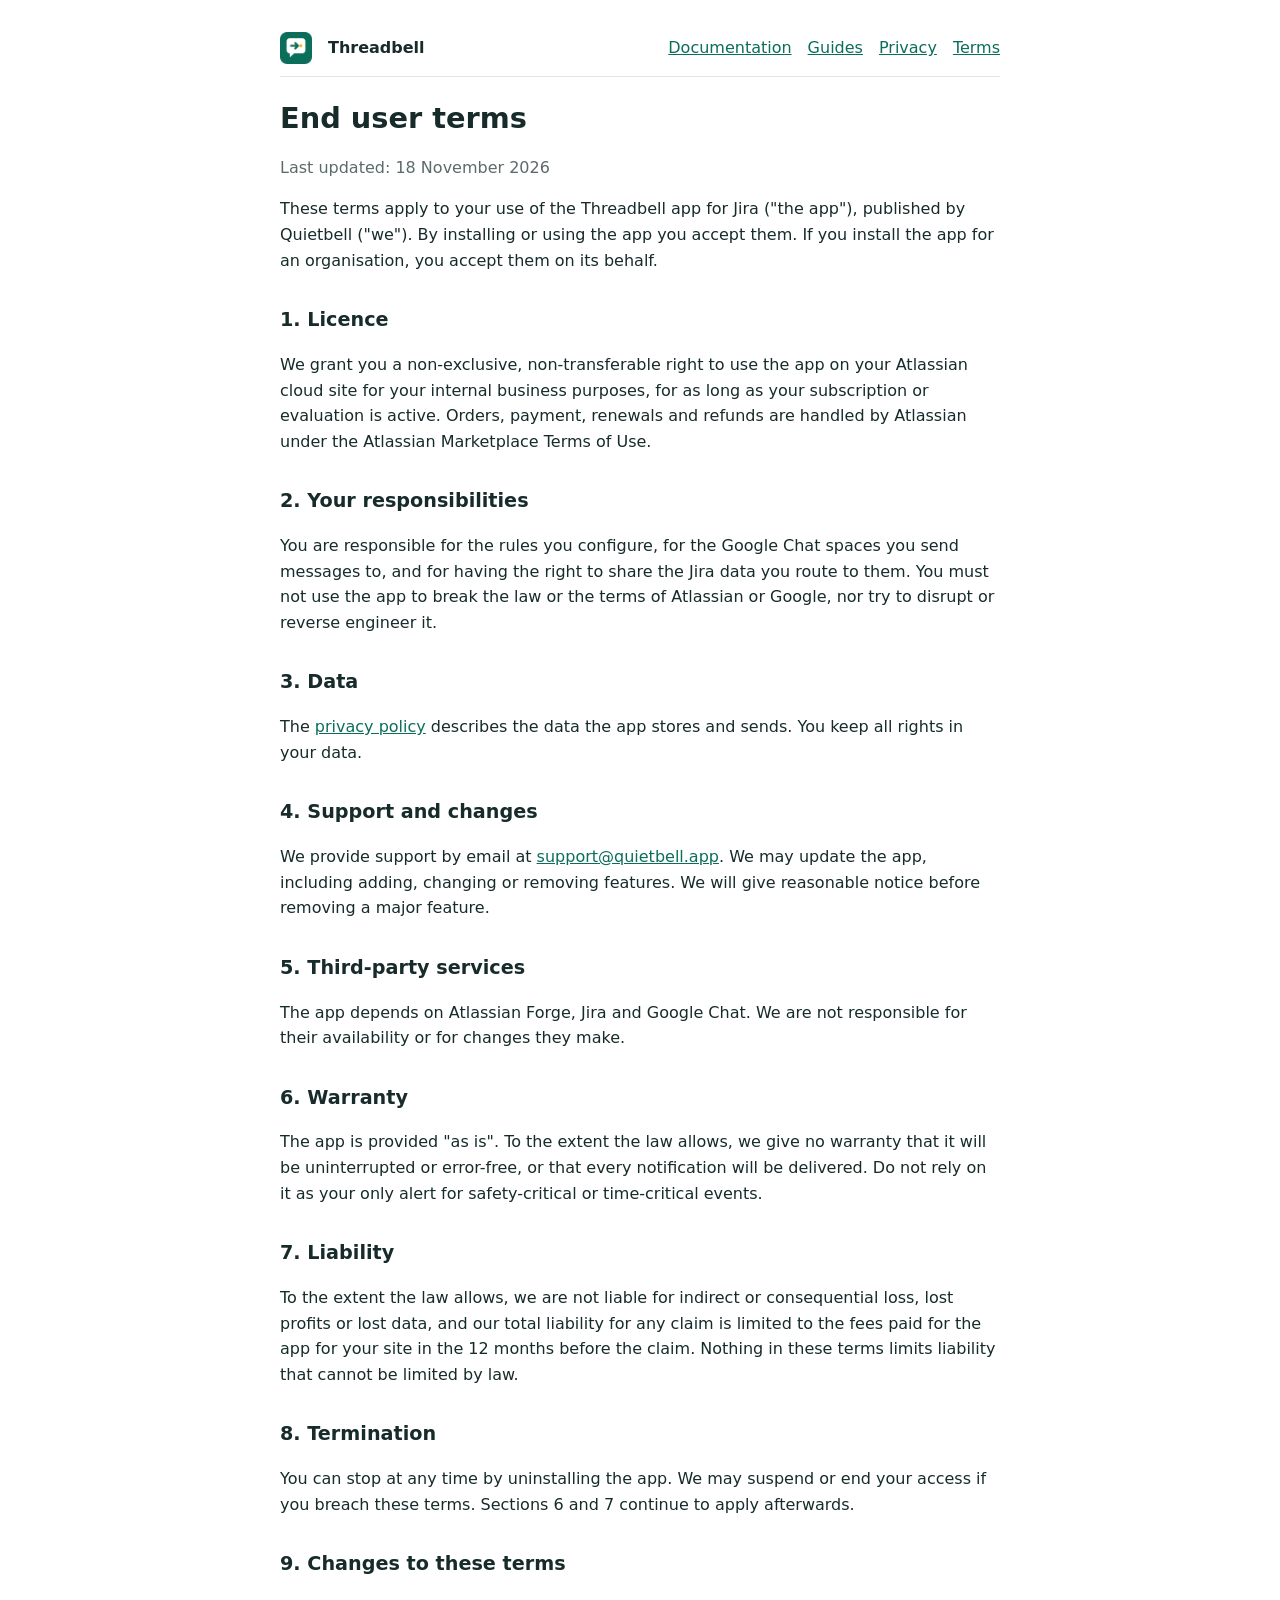
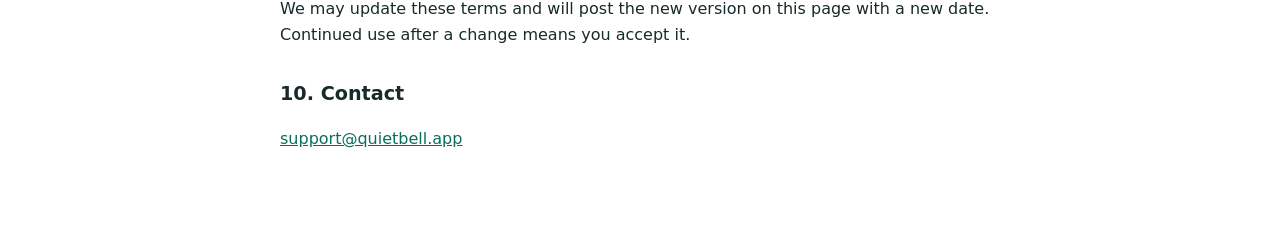
<file: terms.html>
<!doctype html><html lang="en"><meta charset="utf-8"><meta name="viewport" content="width=device-width,initial-scale=1"><link rel="stylesheet" href="style.css"><link rel="icon" href="logo-144.png"><title>Threadbell: terms of use</title><main><nav><img src="logo-144.png" alt=""><b>Threadbell</b><a href="index.html">Documentation</a><a href="guides.html">Guides</a><a href="privacy.html">Privacy</a><a href="terms.html">Terms</a></nav>
<h1>End user terms</h1>
<p class="muted">Last updated: 18 November 2026</p>
<p>These terms apply to your use of the Threadbell app for Jira ("the app"), published by Quietbell ("we"). By installing or using the app you accept them. If you install the app for an organisation, you accept them on its behalf.</p>

<h2>1. Licence</h2>
<p>We grant you a non-exclusive, non-transferable right to use the app on your Atlassian cloud site for your internal business purposes, for as long as your subscription or evaluation is active. Orders, payment, renewals and refunds are handled by Atlassian under the Atlassian Marketplace Terms of Use.</p>

<h2>2. Your responsibilities</h2>
<p>You are responsible for the rules you configure, for the Google Chat spaces you send messages to, and for having the right to share the Jira data you route to them. You must not use the app to break the law or the terms of Atlassian or Google, nor try to disrupt or reverse engineer it.</p>

<h2>3. Data</h2>
<p>The <a href="privacy.html">privacy policy</a> describes the data the app stores and sends. You keep all rights in your data.</p>

<h2>4. Support and changes</h2>
<p>We provide support by email at <a href="mailto:support@quietbell.app">support@quietbell.app</a>. We may update the app, including adding, changing or removing features. We will give reasonable notice before removing a major feature.</p>

<h2>5. Third-party services</h2>
<p>The app depends on Atlassian Forge, Jira and Google Chat. We are not responsible for their availability or for changes they make.</p>

<h2>6. Warranty</h2>
<p>The app is provided "as is". To the extent the law allows, we give no warranty that it will be uninterrupted or error-free, or that every notification will be delivered. Do not rely on it as your only alert for safety-critical or time-critical events.</p>

<h2>7. Liability</h2>
<p>To the extent the law allows, we are not liable for indirect or consequential loss, lost profits or lost data, and our total liability for any claim is limited to the fees paid for the app for your site in the 12 months before the claim. Nothing in these terms limits liability that cannot be limited by law.</p>

<h2>8. Termination</h2>
<p>You can stop at any time by uninstalling the app. We may suspend or end your access if you breach these terms. Sections 6 and 7 continue to apply afterwards.</p>

<h2>9. Changes to these terms</h2>
<p>We may update these terms and will post the new version on this page with a new date. Continued use after a change means you accept it.</p>

<h2>10. Contact</h2>
<p><a href="mailto:support@quietbell.app">support@quietbell.app</a></p>
</main>
</file>
<file: style.css>
:root{--bg:#fff;--fg:#172b2a;--muted:#5b6b69;--line:#dfe6e4;--accent:#0b6e5b}
@media (prefers-color-scheme:dark){:root{--bg:#121816;--fg:#e7eeec;--muted:#9fb0ad;--line:#2a3532;--accent:#5fd0b5}}
body{margin:0;background:var(--bg);color:var(--fg);font:16px/1.6 system-ui,-apple-system,"Segoe UI",Roboto,sans-serif}
main{max-width:720px;margin:0 auto;padding:32px 16px 64px}
nav{display:flex;gap:16px;flex-wrap:wrap;align-items:center;border-bottom:1px solid var(--line);padding-bottom:12px;margin-bottom:24px}
nav img{width:32px;height:32px}nav b{margin-right:auto}
a{color:var(--accent)}h1{font-size:1.8rem;line-height:1.2}h2{font-size:1.2rem;margin-top:32px}
code{background:rgba(127,127,127,.15);padding:1px 5px;border-radius:4px;font-size:.9em}
.muted{color:var(--muted)}table{border-collapse:collapse;width:100%}td,th{text-align:left;padding:6px 8px;border-bottom:1px solid var(--line);vertical-align:top}
pre{background:rgba(127,127,127,.12);padding:12px;border-radius:6px;overflow-x:auto;font-size:.85em;line-height:1.45}
.note{border-left:4px solid var(--accent);padding:8px 12px;background:rgba(11,110,91,.07);border-radius:4px}
.cta{display:inline-block;background:var(--accent);color:#fff;padding:8px 14px;border-radius:6px;text-decoration:none;font-weight:600}
@media (prefers-color-scheme:dark){.cta{color:#0b1412}}
.scroll{overflow-x:auto}footer{margin-top:48px;border-top:1px solid var(--line);padding-top:12px;font-size:.9em}
</file>
